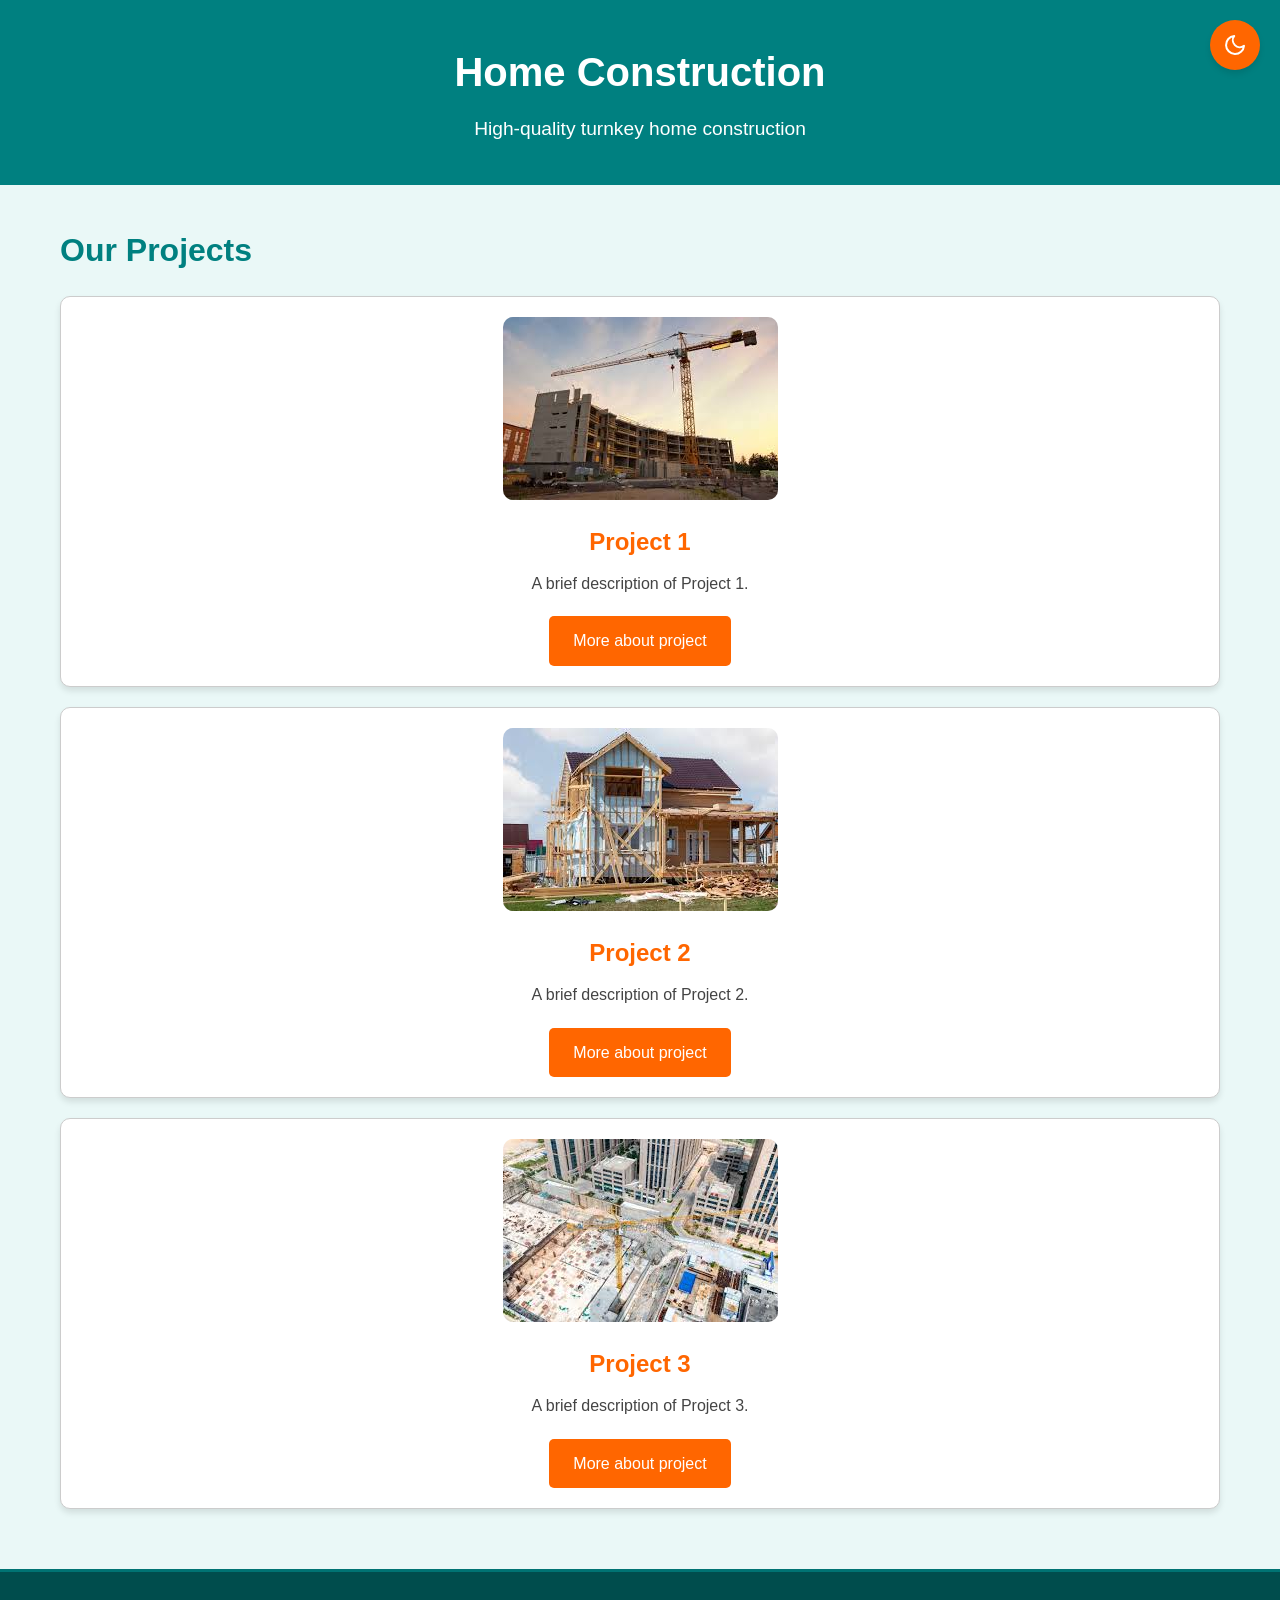
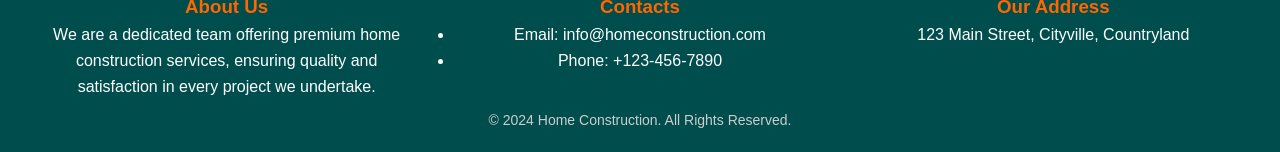
<file: Home Construction/index.html>
<!DOCTYPE html>
<html lang="en">
<head>
    <meta charset="UTF-8">
    <meta name="viewport" content="width=device-width, initial-scale=1.0">
    <title>Home Construction</title>
    <link rel="stylesheet" href="newproject.css">
</head>
<body>
    <button id="theme-toggle"><svg xmlns="http://www.w3.org/2000/svg" width="24" height="24" viewBox="0 0 24 24" fill="none" stroke="currentColor" stroke-width="2" stroke-linecap="round" stroke-linejoin="round"><path d="M21 12.79A9 9 0 1 1 11.21 3 7 7 0 0 0 21 12.79z"></path></svg></button>
    <header>
        <h1>Home Construction</h1>
        <p>High-quality turnkey home construction</p>
    </header>

    <!-- Projects Section -->
    <section id="projects">
        <h2>Our Projects</h2>

        <div class="project">
            <img src="project1.jpg" alt="Project 1">
            <h3>Project 1</h3>
            <p>A brief description of Project 1.</p>
            <a href="description1.html" class="order-button">More about project</a>
        </div>
        

        <!-- Project 2 -->
        <div class="project">
            <img src="project2.jpg" alt="Project 2">
            <h3>Project 2</h3>
            <p>A brief description of Project 2.</p>
            <a href="description2.html" class="order-button">More about project</a>
        </div>

        <!-- Project 3 -->
        <div class="project">
            <img src="project3.jpg" alt="Project 3">
            <h3>Project 3</h3>
            <p>A brief description of Project 3.</p>
            <a href="description3.html" class="order-button">More about project</a>
        </div>
    </section>

    <!-- Footer Section -->
    <footer>
        <div class="footer-content">
            <div class="about-us">
                <h3>About Us</h3>
                <p>We are a dedicated team offering premium home construction services, ensuring quality and satisfaction in every project we undertake.</p>
            </div>
            <div class="contacts">
                <h3>Contacts</h3>
                <ul>
                    <li>Email: info@homeconstruction.com</li>
                    <li>Phone: +123-456-7890</li>
                </ul>
            </div>
            <div class="address">
                <h3>Our Address</h3>
                <p>123 Main Street, Cityville, Countryland</p>
            </div>
        </div>
        <div class="footer-bottom">
            <p>&copy; 2024 Home Construction. All Rights Reserved.</p>
        </div>
    </footer>
    <script src="theme.js"></script>
</body>
</html>
</file>
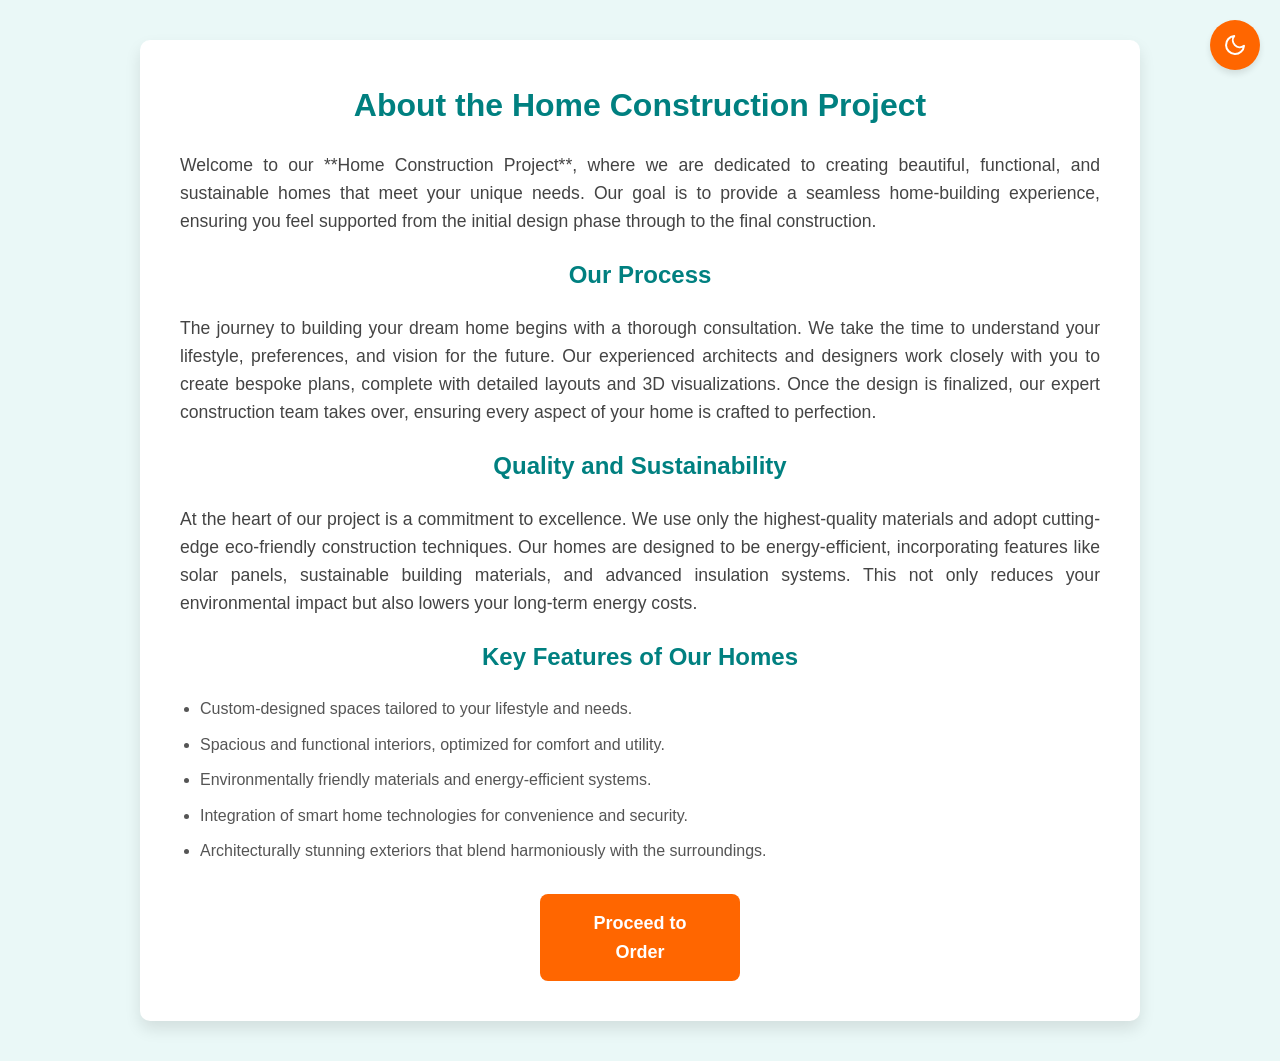
<file: Home Construction/description1.html>
<!DOCTYPE html>
<html lang="en">
<head>
    <meta charset="UTF-8">
    <meta name="viewport" content="width=device-width, initial-scale=1.0">
    <title>Home Construction Project</title>
    <link rel="stylesheet" href="https://fonts.googleapis.com/css2?family=Roboto:wght@400;500;700&display=swap">
    <link rel="stylesheet" href="newproject.css">
</head>
<body>
    <!-- Project Details -->
    <div class="content">
        <h1>About the Home Construction Project</h1>
        <p>
            Welcome to our **Home Construction Project**, where we are dedicated to creating beautiful, functional, and sustainable homes that meet your unique needs.
            Our goal is to provide a seamless home-building experience, ensuring you feel supported from the initial design phase through to the final construction.
        </p>
        <h2>Our Process</h2>
        <p>
            The journey to building your dream home begins with a thorough consultation. We take the time to understand your lifestyle, preferences, and vision for the future.
            Our experienced architects and designers work closely with you to create bespoke plans, complete with detailed layouts and 3D visualizations.
            Once the design is finalized, our expert construction team takes over, ensuring every aspect of your home is crafted to perfection.
        </p>
        <h2>Quality and Sustainability</h2>
        <p>
            At the heart of our project is a commitment to excellence. We use only the highest-quality materials and adopt cutting-edge eco-friendly construction techniques.
            Our homes are designed to be energy-efficient, incorporating features like solar panels, sustainable building materials, and advanced insulation systems.
            This not only reduces your environmental impact but also lowers your long-term energy costs.
        </p>
        <h2>Key Features of Our Homes</h2>
        <ul>
            <li>Custom-designed spaces tailored to your lifestyle and needs.</li>
            <li>Spacious and functional interiors, optimized for comfort and utility.</li>
            <li>Environmentally friendly materials and energy-efficient systems.</li>
            <li>Integration of smart home technologies for convenience and security.</li>
            <li>Architecturally stunning exteriors that blend harmoniously with the surroundings.</li>
        </ul>

        <!-- Button to Navigate to the Order Page -->
        <a href="newfilesubmit.html" class="order-button">Proceed to Order</a>
    </div>
    <button id="theme-toggle"><svg xmlns="http://www.w3.org/2000/svg" width="24" height="24" viewBox="0 0 24 24" fill="none" stroke="currentColor" stroke-width="2" stroke-linecap="round" stroke-linejoin="round"><path d="M21 12.79A9 9 0 1 1 11.21 3 7 7 0 0 0 21 12.79z"></path></svg></button>
    <script src="theme.js"></script>
</body>
</html>
</file>
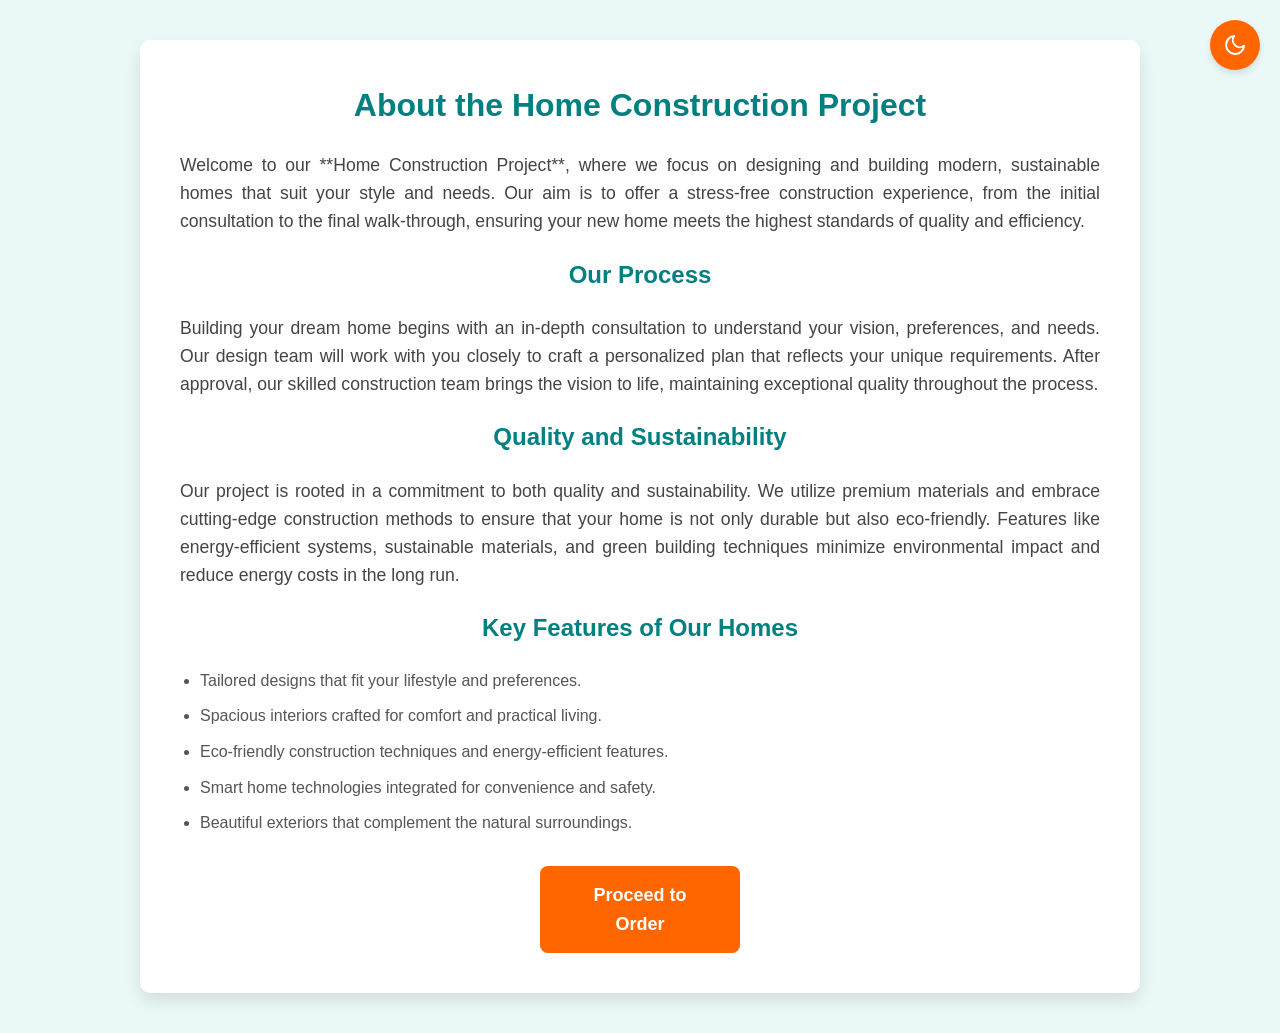
<file: Home Construction/description2.html>
<!DOCTYPE html>
<html lang="en">
<head>
    <meta charset="UTF-8">
    <meta name="viewport" content="width=device-width, initial-scale=1.0">
    <title>Home Construction Project</title>
    <link rel="stylesheet" href="https://fonts.googleapis.com/css2?family=Roboto:wght@400;500;700&display=swap">
    <link rel="stylesheet" href="newproject.css">
</head>
<body>
    <!-- Project Details -->
    <div class="content">
        <h1>About the Home Construction Project</h1>
        <p>
            Welcome to our **Home Construction Project**, where we focus on designing and building modern, sustainable homes that suit your style and needs.
            Our aim is to offer a stress-free construction experience, from the initial consultation to the final walk-through, ensuring your new home meets the highest standards of quality and efficiency.
        </p>
        <h2>Our Process</h2>
        <p>
            Building your dream home begins with an in-depth consultation to understand your vision, preferences, and needs. Our design team will work with you closely to craft a personalized plan that reflects your unique requirements. After approval, our skilled construction team brings the vision to life, maintaining exceptional quality throughout the process.
        </p>
        <h2>Quality and Sustainability</h2>
        <p>
            Our project is rooted in a commitment to both quality and sustainability. We utilize premium materials and embrace cutting-edge construction methods to ensure that your home is not only durable but also eco-friendly. Features like energy-efficient systems, sustainable materials, and green building techniques minimize environmental impact and reduce energy costs in the long run.
        </p>
        <h2>Key Features of Our Homes</h2>
        <ul>
            <li>Tailored designs that fit your lifestyle and preferences.</li>
            <li>Spacious interiors crafted for comfort and practical living.</li>
            <li>Eco-friendly construction techniques and energy-efficient features.</li>
            <li>Smart home technologies integrated for convenience and safety.</li>
            <li>Beautiful exteriors that complement the natural surroundings.</li>
        </ul>

        <!-- Button to Navigate to the Order Page -->
        <a href="newfilesubmit2.html" class="order-button">Proceed to Order</a>
    </div>
    <button id="theme-toggle"><svg xmlns="http://www.w3.org/2000/svg" width="24" height="24" viewBox="0 0 24 24" fill="none" stroke="currentColor" stroke-width="2" stroke-linecap="round" stroke-linejoin="round"><path d="M21 12.79A9 9 0 1 1 11.21 3 7 7 0 0 0 21 12.79z"></path></svg></button>
    <script src="theme.js"></script>
</body>
</html>
</file>
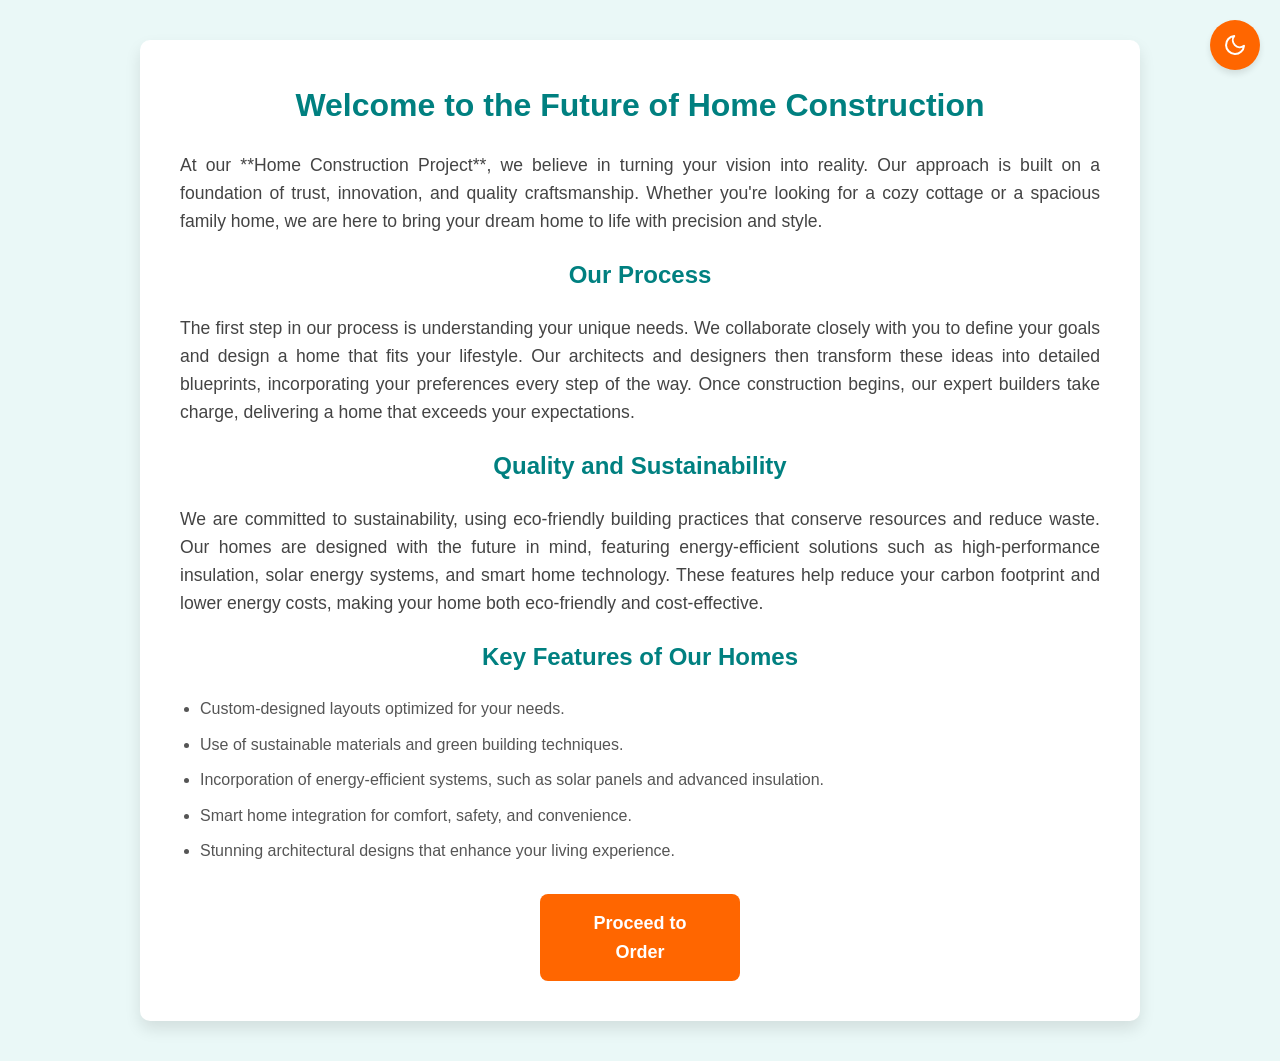
<file: Home Construction/description3.html>
<!DOCTYPE html>
<html lang="en">
<head>
    <meta charset="UTF-8">
    <meta name="viewport" content="width=device-width, initial-scale=1.0">
    <title>Home Construction Project</title>
    <link rel="stylesheet" href="https://fonts.googleapis.com/css2?family=Roboto:wght@400;500;700&display=swap">
    <link rel="stylesheet" href="newproject.css">
</head>
<body>
    <!-- Project Details -->
    <div class="content">
        <h1>Welcome to the Future of Home Construction</h1>
        <p>
            At our **Home Construction Project**, we believe in turning your vision into reality. Our approach is built on a foundation of trust, innovation, and quality craftsmanship. Whether you're looking for a cozy cottage or a spacious family home, we are here to bring your dream home to life with precision and style.
        </p>
        <h2>Our Process</h2>
        <p>
            The first step in our process is understanding your unique needs. We collaborate closely with you to define your goals and design a home that fits your lifestyle. Our architects and designers then transform these ideas into detailed blueprints, incorporating your preferences every step of the way. Once construction begins, our expert builders take charge, delivering a home that exceeds your expectations.
        </p>
        <h2>Quality and Sustainability</h2>
        <p>
            We are committed to sustainability, using eco-friendly building practices that conserve resources and reduce waste. Our homes are designed with the future in mind, featuring energy-efficient solutions such as high-performance insulation, solar energy systems, and smart home technology. These features help reduce your carbon footprint and lower energy costs, making your home both eco-friendly and cost-effective.
        </p>
        <h2>Key Features of Our Homes</h2>
        <ul>
            <li>Custom-designed layouts optimized for your needs.</li>
            <li>Use of sustainable materials and green building techniques.</li>
            <li>Incorporation of energy-efficient systems, such as solar panels and advanced insulation.</li>
            <li>Smart home integration for comfort, safety, and convenience.</li>
            <li>Stunning architectural designs that enhance your living experience.</li>
        </ul>

        <!-- Button to Navigate to the Order Page -->
        <a href="newfilesubmit3.html" class="order-button">Proceed to Order</a>
    </div>
    <button id="theme-toggle"><svg xmlns="http://www.w3.org/2000/svg" width="24" height="24" viewBox="0 0 24 24" fill="none" stroke="currentColor" stroke-width="2" stroke-linecap="round" stroke-linejoin="round"><path d="M21 12.79A9 9 0 1 1 11.21 3 7 7 0 0 0 21 12.79z"></path></svg></button>
    <script src="theme.js"></script>
</body>
</html>
</file>
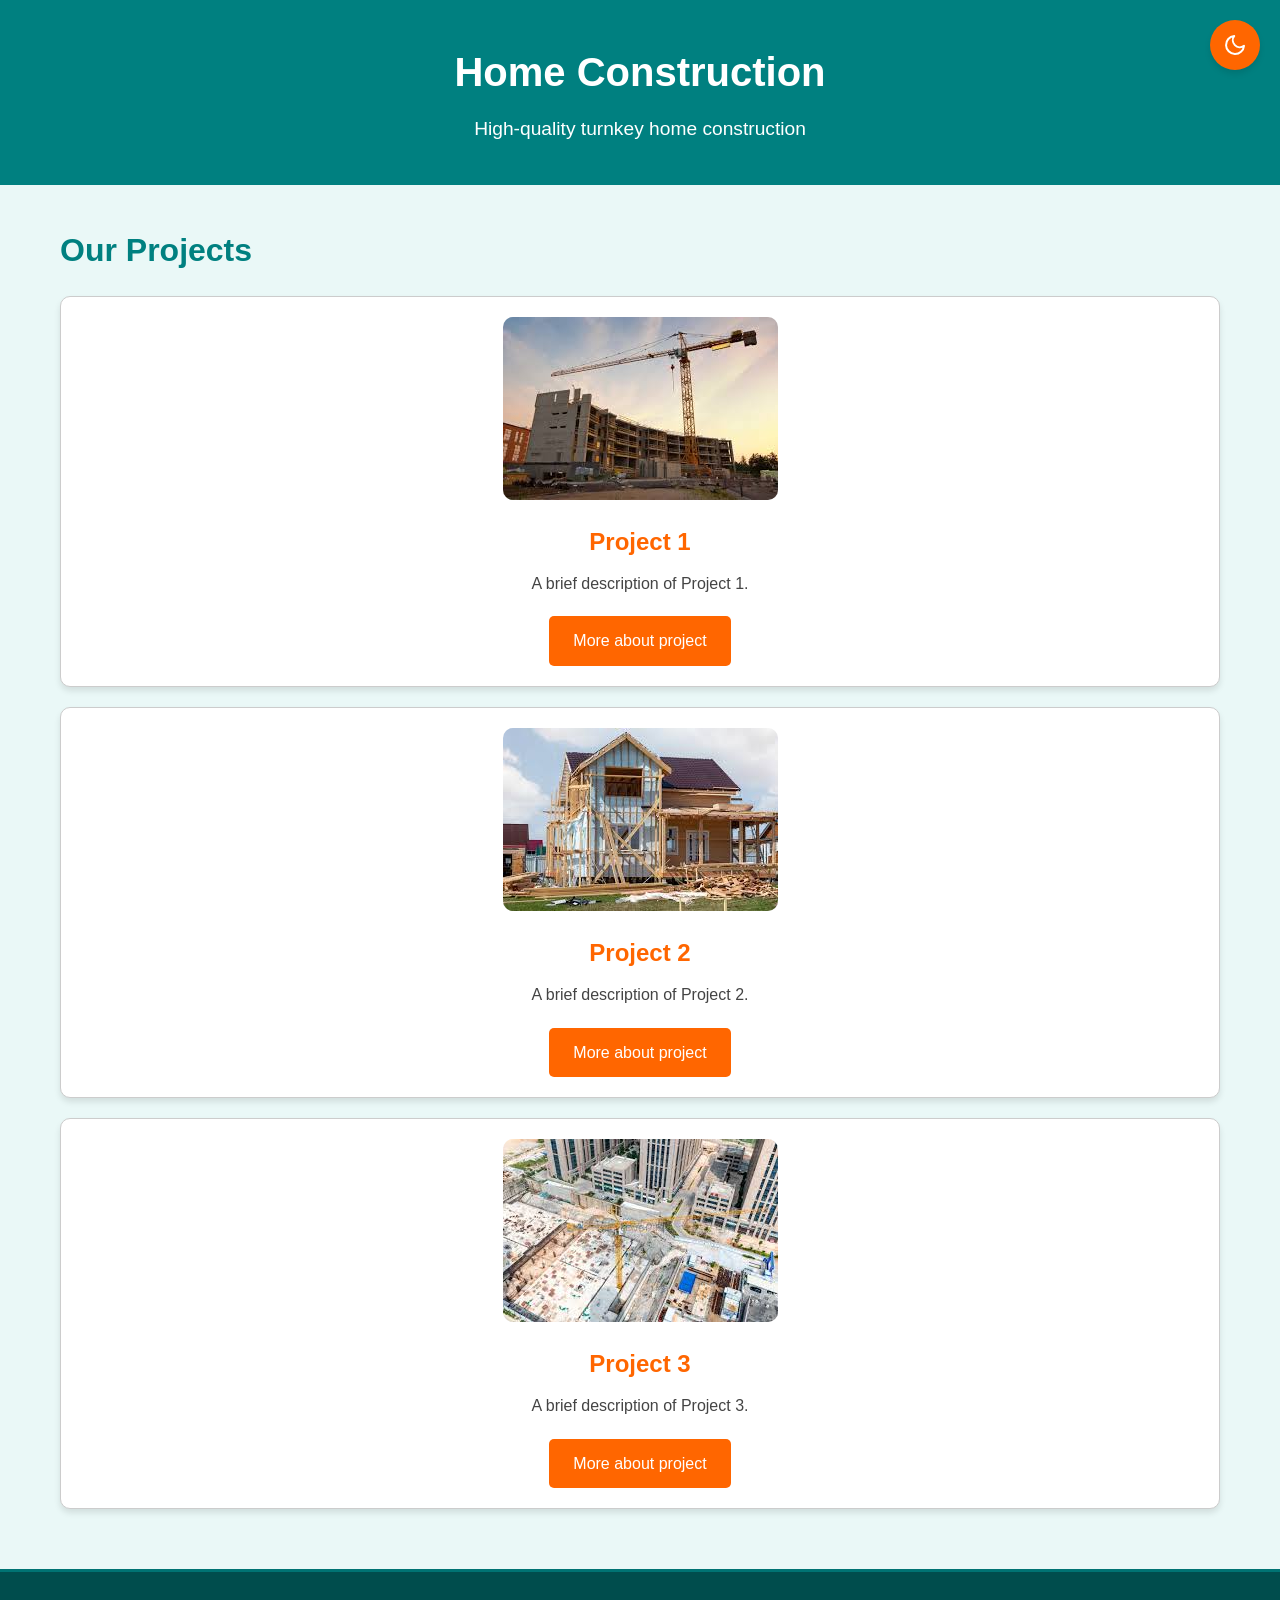
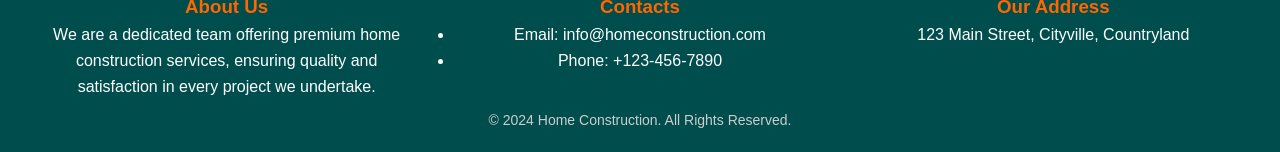
<file: Home Construction/newfile.html>
<!DOCTYPE html>
<html lang="en">
<head>
    <meta charset="UTF-8">
    <meta name="viewport" content="width=device-width, initial-scale=1.0">
    <title>Home Construction</title>
    <link rel="stylesheet" href="newproject.css">
</head>
<body>
    <button id="theme-toggle">&#9788;</button>
    <header>
        <h1>Home Construction</h1>
        <p>High-quality turnkey home construction</p>
    </header>

    <!-- Projects Section -->
    <section id="projects">
        <h2>Our Projects</h2>

        <div class="project">
            <img src="project1.jpg" alt="Project 1">
            <h3>Project 1</h3>
            <p>A brief description of Project 1.</p>
            <a href="description1.html" class="order-button">More about project</a>
        </div>
        

        <!-- Project 2 -->
        <div class="project">
            <img src="project2.jpg" alt="Project 2">
            <h3>Project 2</h3>
            <p>A brief description of Project 2.</p>
            <a href="description2.html" class="order-button">More about project</a>
        </div>

        <!-- Project 3 -->
        <div class="project">
            <img src="project3.jpg" alt="Project 3">
            <h3>Project 3</h3>
            <p>A brief description of Project 3.</p>
            <a href="description3.html" class="order-button">More about project</a>
        </div>
    </section>

    <!-- Footer Section -->
    <footer>
        <div class="footer-content">
            <div class="about-us">
                <h3>About Us</h3>
                <p>We are a dedicated team offering premium home construction services, ensuring quality and satisfaction in every project we undertake.</p>
            </div>
            <div class="contacts">
                <h3>Contacts</h3>
                <ul>
                    <li>Email: info@homeconstruction.com</li>
                    <li>Phone: +123-456-7890</li>
                </ul>
            </div>
            <div class="address">
                <h3>Our Address</h3>
                <p>123 Main Street, Cityville, Countryland</p>
            </div>
        </div>
        <div class="footer-bottom">
            <p>&copy; 2024 Home Construction. All Rights Reserved.</p>
        </div>
    </footer>
    <script src="script.js"></script>
    <script src="theme.js"></script>
</body>
</html>
</file>
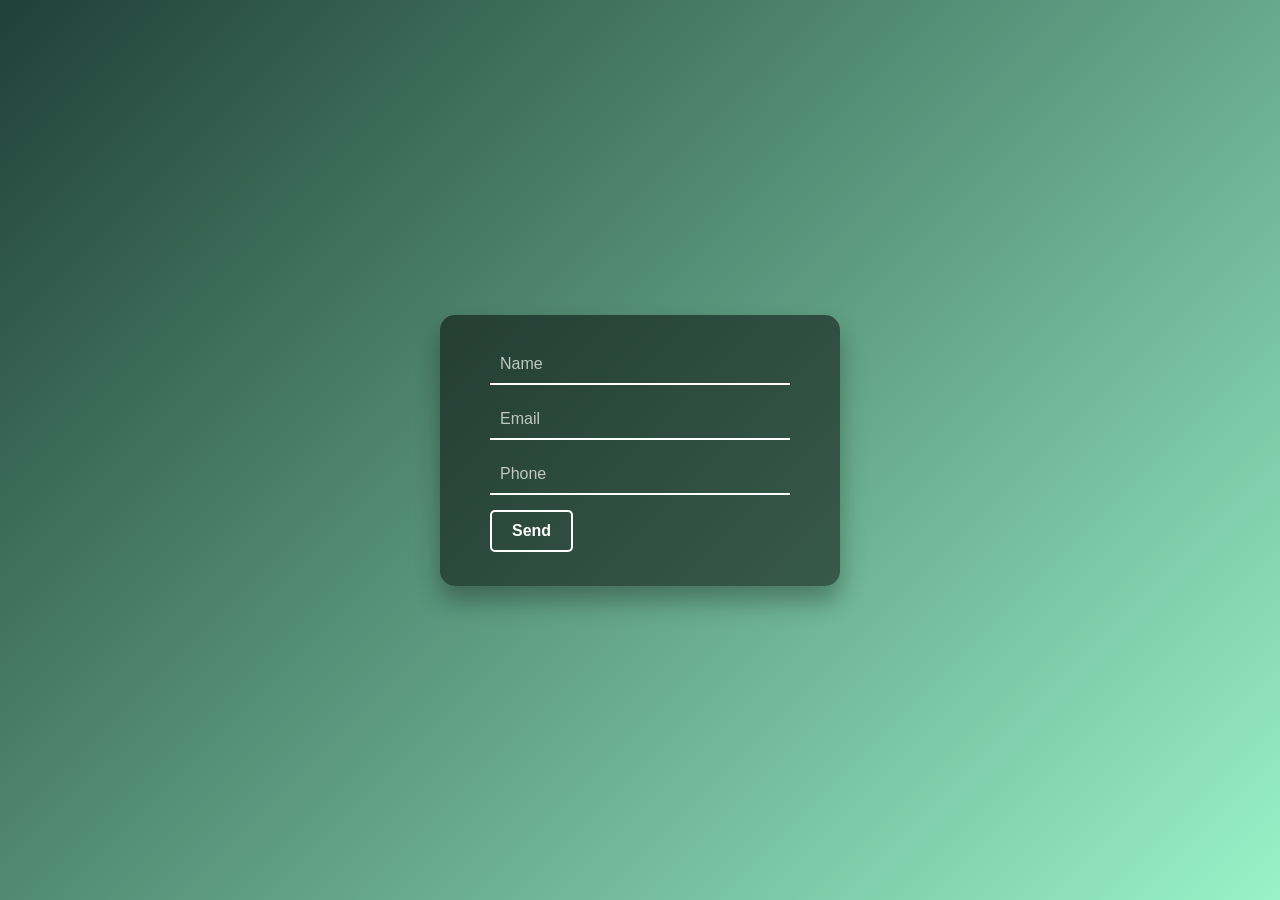
<file: Home Construction/newfilesubmit.html>
<!DOCTYPE html>
<html lang="en">
<head>
    <meta charset="UTF-8">
    <meta name="viewport" content="width=device-width, initial-scale=1.0">
    <title>Data Collection Form</title>
    <style>
        /* General Reset */
        * {
            box-sizing: border-box;
            margin: 0;
            padding: 0;
        }

        /* Body Styling with Great Background */
        body {
            font-family: 'Arial', sans-serif;
            display: flex;
            justify-content: center;
            align-items: center;
            height: 100vh;
            background: linear-gradient(135deg, #1f4037, #99f2c8); /* Gradient background */
            color: #fff;
            overflow: hidden;
        }

        /* Form Styling */
        form {
            background: rgba(0, 0, 0, 0.5); /* Slightly transparent background */
            padding: 30px 50px;
            border-radius: 15px;
            box-shadow: 0 15px 25px rgba(0, 0, 0, 0.3);
            animation: fadeIn 1s ease-in-out;
            width: 100%;
            max-width: 400px;
        }

        form input {
            width: 100%;
            margin-bottom: 15px;
            padding: 10px;
            border: none;
            border-bottom: 2px solid #fff;
            background: transparent;
            color: #fff;
            font-size: 1rem;
            transition: border-color 0.3s;
        }

        form input:focus {
            outline: none;
            border-bottom: 2px solid #f39c12; /* Highlight color on focus */
        }

        form input::placeholder {
            color: rgba(255, 255, 255, 0.7);
        }

        /* Hide number spinner */
        input[type="number"]::-webkit-outer-spin-button,
        input[type="number"]::-webkit-inner-spin-button {
            -webkit-appearance: none;
            margin: 0;
        }

        input[type="number"] {
            -moz-appearance: textfield; /* For Firefox */
        }

        /* Anchor Styling */
        form a {
            padding: 10px 20px;
            font-size: 1rem;
            font-weight: bold;
            color: #fff;
            background: transparent;
            border: 2px solid #fff;
            border-radius: 5px;
            cursor: pointer;
            position: relative;
            overflow: hidden;
            transition: all 0.4s ease;
            display: inline-block;
            text-decoration: none;
            text-align: center;
        }

        form a:hover {
            background: #f39c12;
            color: #000;
            border-color: #f39c12;
            box-shadow: 0 0 10px #f39c12, 0 0 25px #f39c12, 0 0 50px #f39c12;
        }

        form a:after {
            content: '';
            position: absolute;
            top: 0;
            left: -100%;
            width: 100%;
            height: 100%;
            background: rgba(255, 255, 255, 0.2);
            transition: all 0.5s;
            z-index: 1;
        }

        form a:hover:after {
            left: 0;
        }

        /* Keyframe Animations */
        @keyframes fadeIn {
            0% {
                opacity: 0;
                transform: translateY(-50px);
            }
            100% {
                opacity: 1;
                transform: translateY(0);
            }
        }
        
    </style>
</head>
<body>
    <form name="submit-to-google-sheet">
        <input type="text" name="name" id="name" placeholder="Name" required autocomplete="off">
        <input type="email" name="email" placeholder="Email" required autocomplete="off">
        <input type="number" name="phone" id="phone" placeholder="Phone" required autocomplete="off">
        <input type="hidden" name="project number" id="project number" value="1">
        
        <!-- Use <a> tag instead of <button> -->
        <a href="#" id="submit-link">Send</a>
        
        <!-- Alerts -->
        <div id="success-alert" style="display: none; color: green;">Your order has been successfully submitted!</div>
        <div id="error-alert" style="display: none; color: red;">There was an issue with your submission. Please try again.</div>
    </form>

    <script>
        const scriptURL = 'https://script.google.com/macros/s/AKfycbxETTkQ70cwdfMyufLTZecXCAHfjK05fU6iTssFMV5D8QL28Eyc50Icvb9JgEDtQeA6/exec';
        const form = document.forms['submit-to-google-sheet'];
        const successAlert = document.getElementById('success-alert');
        const errorAlert = document.getElementById('error-alert');
        const submitLink = document.getElementById('submit-link');

        submitLink.addEventListener('click', e => {
            e.preventDefault(); // Prevent the default anchor behavior (page navigation)
            
            fetch(scriptURL, { method: 'POST', body: new FormData(form) })
                .then(response => {
                    successAlert.style.display = 'block';
                    errorAlert.style.display = 'none';
                    form.reset(); // Optionally reset the form
                    setTimeout(() => { successAlert.style.display = 'none'; }, 3000); // Hide the success message after 3 seconds
                })
                .catch(error => {
                    errorAlert.style.display = 'block';
                    successAlert.style.display = 'none';
                    setTimeout(() => { errorAlert.style.display = 'none'; }, 3000); // Hide the error message after 3 seconds
                    console.error('Error!', error.message);
                });
        });
    </script>
</body>
</html>
</file>
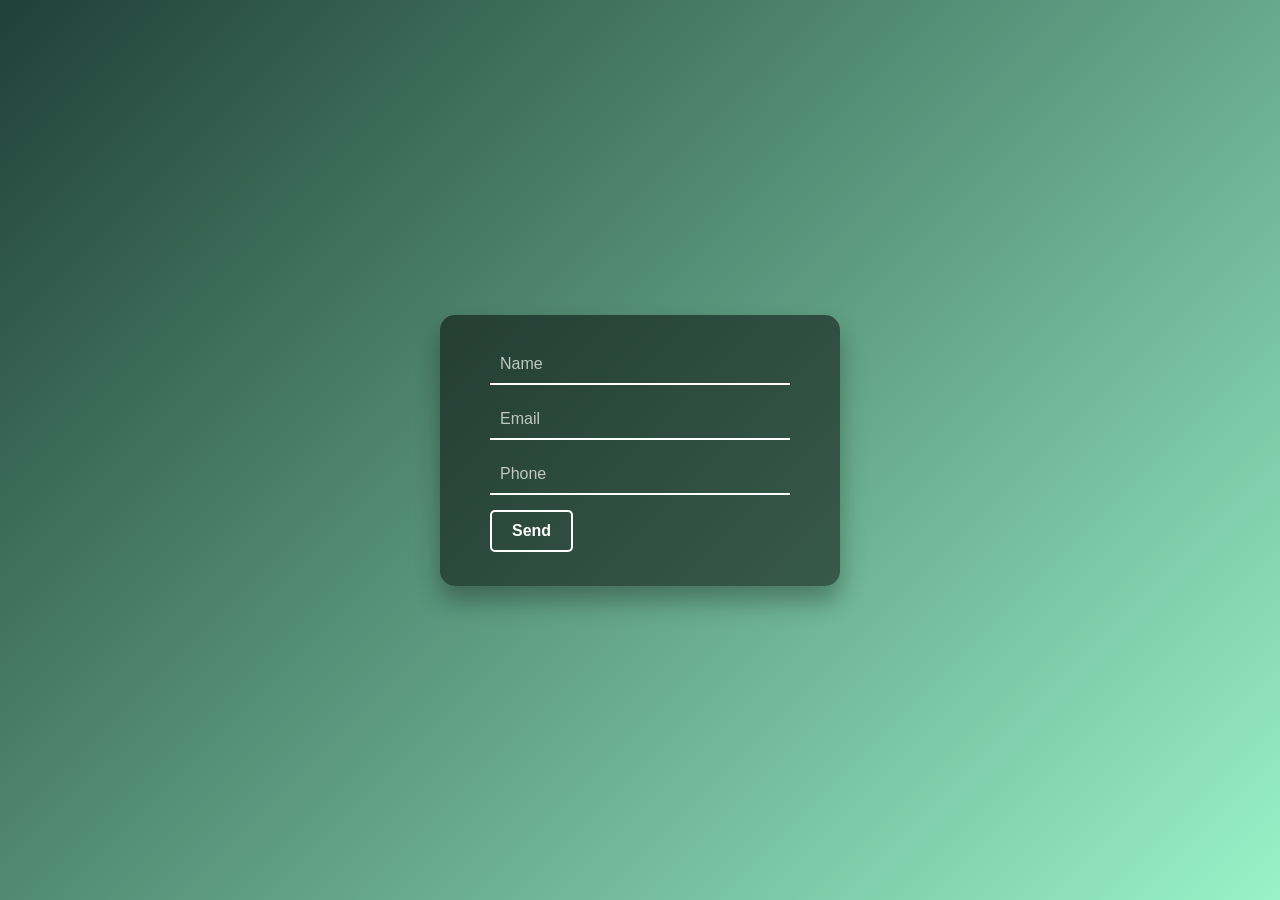
<file: Home Construction/newfilesubmit2.html>
<!DOCTYPE html>
<html lang="en">
<head>
    <meta charset="UTF-8">
    <meta name="viewport" content="width=device-width, initial-scale=1.0">
    <title>Data Collection Form</title>
    <style>
        /* General Reset */
        * {
            box-sizing: border-box;
            margin: 0;
            padding: 0;
        }

        /* Body Styling with Great Background */
        body {
            font-family: 'Arial', sans-serif;
            display: flex;
            justify-content: center;
            align-items: center;
            height: 100vh;
            background: linear-gradient(135deg, #1f4037, #99f2c8); /* Gradient background */
            color: #fff;
            overflow: hidden;
        }

        /* Form Styling */
        form {
            background: rgba(0, 0, 0, 0.5); /* Slightly transparent background */
            padding: 30px 50px;
            border-radius: 15px;
            box-shadow: 0 15px 25px rgba(0, 0, 0, 0.3);
            animation: fadeIn 1s ease-in-out;
            width: 100%;
            max-width: 400px;
        }

        form input {
            width: 100%;
            margin-bottom: 15px;
            padding: 10px;
            border: none;
            border-bottom: 2px solid #fff;
            background: transparent;
            color: #fff;
            font-size: 1rem;
            transition: border-color 0.3s;
        }

        form input:focus {
            outline: none;
            border-bottom: 2px solid #f39c12; /* Highlight color on focus */
        }

        form input::placeholder {
            color: rgba(255, 255, 255, 0.7);
        }

        /* Hide number spinner */
        input[type="number"]::-webkit-outer-spin-button,
        input[type="number"]::-webkit-inner-spin-button {
            -webkit-appearance: none;
            margin: 0;
        }

        input[type="number"] {
            -moz-appearance: textfield; /* For Firefox */
        }

        /* Anchor Styling */
        form a {
            padding: 10px 20px;
            font-size: 1rem;
            font-weight: bold;
            color: #fff;
            background: transparent;
            border: 2px solid #fff;
            border-radius: 5px;
            cursor: pointer;
            position: relative;
            overflow: hidden;
            transition: all 0.4s ease;
            display: inline-block;
            text-decoration: none;
            text-align: center;
        }

        form a:hover {
            background: #f39c12;
            color: #000;
            border-color: #f39c12;
            box-shadow: 0 0 10px #f39c12, 0 0 25px #f39c12, 0 0 50px #f39c12;
        }

        form a:after {
            content: '';
            position: absolute;
            top: 0;
            left: -100%;
            width: 100%;
            height: 100%;
            background: rgba(255, 255, 255, 0.2);
            transition: all 0.5s;
            z-index: 1;
        }

        form a:hover:after {
            left: 0;
        }

        /* Keyframe Animations */
        @keyframes fadeIn {
            0% {
                opacity: 0;
                transform: translateY(-50px);
            }
            100% {
                opacity: 1;
                transform: translateY(0);
            }
        }
        
    </style>
</head>
<body>
    <form name="submit-to-google-sheet">
        <input type="text" name="name" id="name" placeholder="Name" required autocomplete="off">
        <input type="email" name="email" placeholder="Email" required autocomplete="off">
        <input type="number" name="phone" id="phone" placeholder="Phone" required autocomplete="off">
        <input type="hidden" name="project number" id="project number" value="2">
        
        <!-- Use <a> tag instead of <button> -->
        <a href="#" id="submit-link">Send</a>
        
        <!-- Alerts -->
        <div id="success-alert" style="display: none; color: green;">Your order has been successfully submitted!</div>
        <div id="error-alert" style="display: none; color: red;">There was an issue with your submission. Please try again.</div>
    </form>

    <script>
        const scriptURL = 'https://script.google.com/macros/s/AKfycbxETTkQ70cwdfMyufLTZecXCAHfjK05fU6iTssFMV5D8QL28Eyc50Icvb9JgEDtQeA6/exec';
        const form = document.forms['submit-to-google-sheet'];
        const successAlert = document.getElementById('success-alert');
        const errorAlert = document.getElementById('error-alert');
        const submitLink = document.getElementById('submit-link');

        submitLink.addEventListener('click', e => {
            e.preventDefault(); // Prevent the default anchor behavior (page navigation)
            
            fetch(scriptURL, { method: 'POST', body: new FormData(form) })
                .then(response => {
                    successAlert.style.display = 'block';
                    errorAlert.style.display = 'none';
                    form.reset(); // Optionally reset the form
                    setTimeout(() => { successAlert.style.display = 'none'; }, 3000); // Hide the success message after 3 seconds
                })
                .catch(error => {
                    errorAlert.style.display = 'block';
                    successAlert.style.display = 'none';
                    setTimeout(() => { errorAlert.style.display = 'none'; }, 3000); // Hide the error message after 3 seconds
                    console.error('Error!', error.message);
                });
        });
    </script>
</body>
</html>
</file>
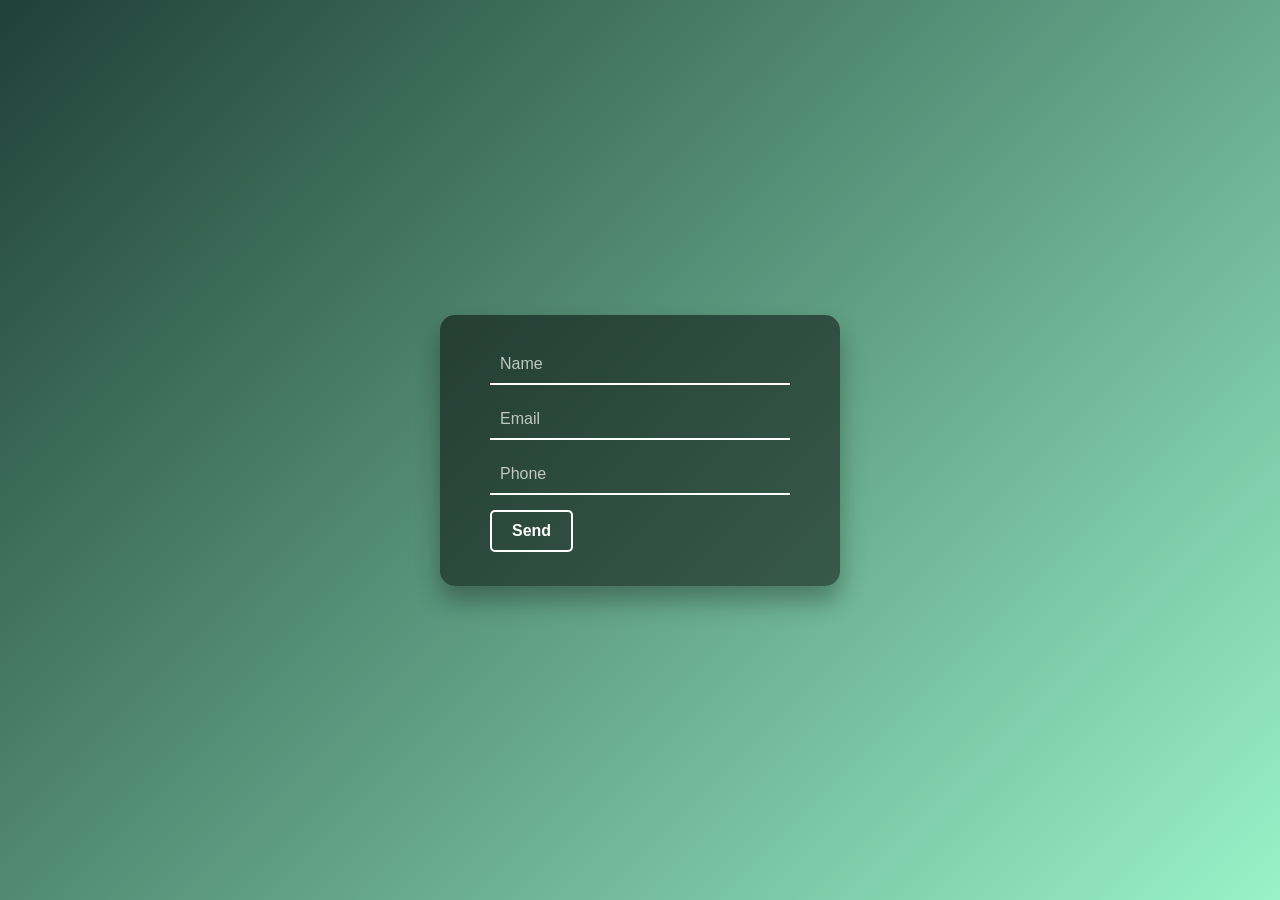
<file: Home Construction/newfilesubmit3.html>
<!DOCTYPE html>
<html lang="en">
<head>
    <meta charset="UTF-8">
    <meta name="viewport" content="width=device-width, initial-scale=1.0">
    <title>Data Collection Form</title>
    <style>
        /* General Reset */
        * {
            box-sizing: border-box;
            margin: 0;
            padding: 0;
        }

        /* Body Styling with Great Background */
        body {
            font-family: 'Arial', sans-serif;
            display: flex;
            justify-content: center;
            align-items: center;
            height: 100vh;
            background: linear-gradient(135deg, #1f4037, #99f2c8); /* Gradient background */
            color: #fff;
            overflow: hidden;
        }

        /* Form Styling */
        form {
            background: rgba(0, 0, 0, 0.5); /* Slightly transparent background */
            padding: 30px 50px;
            border-radius: 15px;
            box-shadow: 0 15px 25px rgba(0, 0, 0, 0.3);
            animation: fadeIn 1s ease-in-out;
            width: 100%;
            max-width: 400px;
        }

        form input {
            width: 100%;
            margin-bottom: 15px;
            padding: 10px;
            border: none;
            border-bottom: 2px solid #fff;
            background: transparent;
            color: #fff;
            font-size: 1rem;
            transition: border-color 0.3s;
        }

        form input:focus {
            outline: none;
            border-bottom: 2px solid #f39c12; /* Highlight color on focus */
        }

        form input::placeholder {
            color: rgba(255, 255, 255, 0.7);
        }

        /* Hide number spinner */
        input[type="number"]::-webkit-outer-spin-button,
        input[type="number"]::-webkit-inner-spin-button {
            -webkit-appearance: none;
            margin: 0;
        }

        input[type="number"] {
            -moz-appearance: textfield; /* For Firefox */
        }

        /* Anchor Styling */
        form a {
            padding: 10px 20px;
            font-size: 1rem;
            font-weight: bold;
            color: #fff;
            background: transparent;
            border: 2px solid #fff;
            border-radius: 5px;
            cursor: pointer;
            position: relative;
            overflow: hidden;
            transition: all 0.4s ease;
            display: inline-block;
            text-decoration: none;
            text-align: center;
        }

        form a:hover {
            background: #f39c12;
            color: #000;
            border-color: #f39c12;
            box-shadow: 0 0 10px #f39c12, 0 0 25px #f39c12, 0 0 50px #f39c12;
        }

        form a:after {
            content: '';
            position: absolute;
            top: 0;
            left: -100%;
            width: 100%;
            height: 100%;
            background: rgba(255, 255, 255, 0.2);
            transition: all 0.5s;
            z-index: 1;
        }

        form a:hover:after {
            left: 0;
        }

        /* Keyframe Animations */
        @keyframes fadeIn {
            0% {
                opacity: 0;
                transform: translateY(-50px);
            }
            100% {
                opacity: 1;
                transform: translateY(0);
            }
        }
        
    </style>
</head>
<body>
    <form name="submit-to-google-sheet">
        <input type="text" name="name" id="name" placeholder="Name" required autocomplete="off">
        <input type="email" name="email" placeholder="Email" required autocomplete="off">
        <input type="number" name="phone" id="phone" placeholder="Phone" required autocomplete="off">
        <input type="hidden" name="project number" id="project number" value="3">
        
        <!-- Use <a> tag instead of <button> -->
        <a href="#" id="submit-link">Send</a>
        
        <!-- Alerts -->
        <div id="success-alert" style="display: none; color: green;">Your order has been successfully submitted!</div>
        <div id="error-alert" style="display: none; color: red;">There was an issue with your submission. Please try again.</div>
    </form>

    <script>
        const scriptURL = 'https://script.google.com/macros/s/AKfycbxETTkQ70cwdfMyufLTZecXCAHfjK05fU6iTssFMV5D8QL28Eyc50Icvb9JgEDtQeA6/exec';
        const form = document.forms['submit-to-google-sheet'];
        const successAlert = document.getElementById('success-alert');
        const errorAlert = document.getElementById('error-alert');
        const submitLink = document.getElementById('submit-link');

        submitLink.addEventListener('click', e => {
            e.preventDefault(); // Prevent the default anchor behavior (page navigation)
            
            fetch(scriptURL, { method: 'POST', body: new FormData(form) })
                .then(response => {
                    successAlert.style.display = 'block';
                    errorAlert.style.display = 'none';
                    form.reset(); // Optionally reset the form
                    setTimeout(() => { successAlert.style.display = 'none'; }, 3000); // Hide the success message after 3 seconds
                })
                .catch(error => {
                    errorAlert.style.display = 'block';
                    successAlert.style.display = 'none';
                    setTimeout(() => { errorAlert.style.display = 'none'; }, 3000); // Hide the error message after 3 seconds
                    console.error('Error!', error.message);
                });
        });
    </script>
</body>
</html>
</file>
<file: Home Construction/newproject.css>
/* General Reset */
* {
    margin: 0;
    padding: 0;
    box-sizing: border-box;
}

/* Body Styling */
body {
    font-family: 'Arial', sans-serif;
    color: #222222; /* Darker gray for better contrast */
    background-color: #eaf8f7; /* Light teal for a fresh look */
    line-height: 1.6;
    transition: background-color 0.3s, color 0.3s;
}

/* Header Styling */
header {
    text-align: center;
    padding: 40px 20px;
    background-color: #008080; /* Teal for the header background */
    color: white;
}

header h1 {
    font-size: 2.5rem;
    margin-bottom: 10px;
}

header p {
    font-size: 1.2rem;
}

/* Section Styling */
section {
    padding: 40px 20px;
    max-width: 1200px;
    margin: 0 auto;
}

section h2 {
    font-size: 2rem;
    margin-bottom: 20px;
    color: #008080; /* Match header color */
}

/* Project Cards */
.project {
    background: white;
    border: 1px solid #ccc; /* Slightly lighter border */
    border-radius: 10px;
    margin-bottom: 20px;
    padding: 20px;
    text-align: center;
    box-shadow: 0 4px 6px rgba(0, 0, 0, 0.1);
    transition: transform 0.3s, box-shadow 0.3s, background-color 0.3s;
}

.project:hover {
    transform: translateY(-5px);
    box-shadow: 0 6px 10px rgba(0, 0, 0, 0.15);
}

.project img {
    max-width: 100%;
    border-radius: 10px;
    margin-bottom: 15px;
}

.project h3 {
    font-size: 1.5rem;
    margin-bottom: 10px;
    color: #ff6600; /* Vibrant orange for project titles */
}

.project p {
    font-size: 1rem;
    margin-bottom: 20px;
    color: #444; /* Medium gray for readability */
}

/* Order Button */
.order-button {
    display: inline-block;
    padding: 12px 24px;
    font-size: 16px;
    color: #ffffff; /* White text for contrast */
    background-color: #ff6600; /* Vibrant orange background */
    border-radius: 5px;
    text-decoration: none;
    cursor: pointer;
    transition: background-color 0.3s, transform 0.2s;
}

.order-button:hover {
    background-color: #cc5200; /* Slightly darker orange on hover */
    transform: scale(1.05); /* Slight scaling on hover */
}

/* Footer Styling */
footer {
    background-color: #004d4d; /* Rich dark teal for footer */
    color: #ffffff; /* White text for contrast */
    padding: 20px;
    text-align: center;
    border-top: 3px solid #007373; /* Slightly lighter teal border */
}

.footer-content {
    display: flex;
    justify-content: space-around;
    margin-bottom: 10px;
}

.footer-content div {
    width: 30%;
}

.footer-content h3 {
    color: #ff6600; /* Vibrant orange for footer headers */
}

.footer-bottom {
    font-size: 14px;
    color: #cccccc; /* Light gray for subtle details */
}

.hidden{
    display: none;
}

/* =================================
   Theme Switcher & Dark Mode
   ================================= */

#theme-toggle {
    position: fixed;
    top: 20px;
    right: 20px;
    background-color: #ff6600; /* Vibrant orange */
    color: white;
    border: none;
    border-radius: 50%;
    width: 50px;
    height: 50px;
    font-size: 24px;
    cursor: pointer;
    z-index: 1000;
    display: flex;
    justify-content: center;
    align-items: center;
    box-shadow: 0 4px 6px rgba(0, 0, 0, 0.1);
    transition: background-color 0.3s, transform 0.2s;
}

#theme-toggle:hover {
    background-color: #cc5200; /* Darker orange */
    transform: scale(1.1);
}

/* Dark Mode Styles */
body.dark-mode {
    background-color: #1a1a1a;
    color: #e0e0e0;
}

body.dark-mode header {
    background-color: #004d4d; /* Darker teal */
}

body.dark-mode section h2 {
    color: #00b3b3; /* Lighter teal for headings */
}

body.dark-mode .project {
    background-color: #2c2c2c; /* Darker card background */
    border-color: #444;
    color: #e0e0e0;
}

body.dark-mode .project h3 {
    color: #ff8533; /* Slightly lighter orange */
}

body.dark-mode .project p {
    color: #b3b3b3; /* Lighter gray for paragraph */
}

body.dark-mode footer {
    background-color: #002626; /* Even darker teal */
    border-top-color: #004d4d;
}

/* =================================
   Description Page Specific Styles
   ================================= */

.content {
    max-width: 1000px;
    margin: 40px auto;
    background-color: #ffffff; /* White background for content */
    padding: 40px;
    border-radius: 10px;
    box-shadow: 0 8px 16px rgba(0, 0, 0, 0.1);
}

body.dark-mode .content {
    background-color: #2c2c2c; /* Dark background for content in dark mode */
    color: #e0e0e0;
}

.content h1,
.content h2 {
    text-align: center;
    color: #008080; /* Teal to match main theme */
    margin-bottom: 20px;
}

body.dark-mode .content h1,
body.dark-mode .content h2 {
    color: #00b3b3; /* Lighter teal in dark mode */
}


.content p {
    font-size: 1.1rem;
    color: #444;
    text-align: justify;
    margin-bottom: 20px;
}

body.dark-mode .content p {
    color: #b3b3b3;
}


.content ul {
    margin: 20px 0;
    padding-left: 20px;
    color: #555;
}

body.dark-mode .content ul {
    color: #a0aec0;
}


.content ul li {
    margin-bottom: 10px;
}

/* Scoped button style for description pages to avoid conflicts */
.content .order-button {
    display: block;
    text-align: center;
    background-color: #ff6600; /* Match main theme orange */
    color: white;
    font-size: 18px;
    font-weight: bold;
    padding: 15px 30px;
    border-radius: 8px;
    text-decoration: none;
    margin: 30px auto 0;
    max-width: 200px;
    transition: background-color 0.3s ease, transform 0.2s;
}

.content .order-button:hover {
    background-color: #cc5200;
    transform: scale(1.05);
}
</file>
